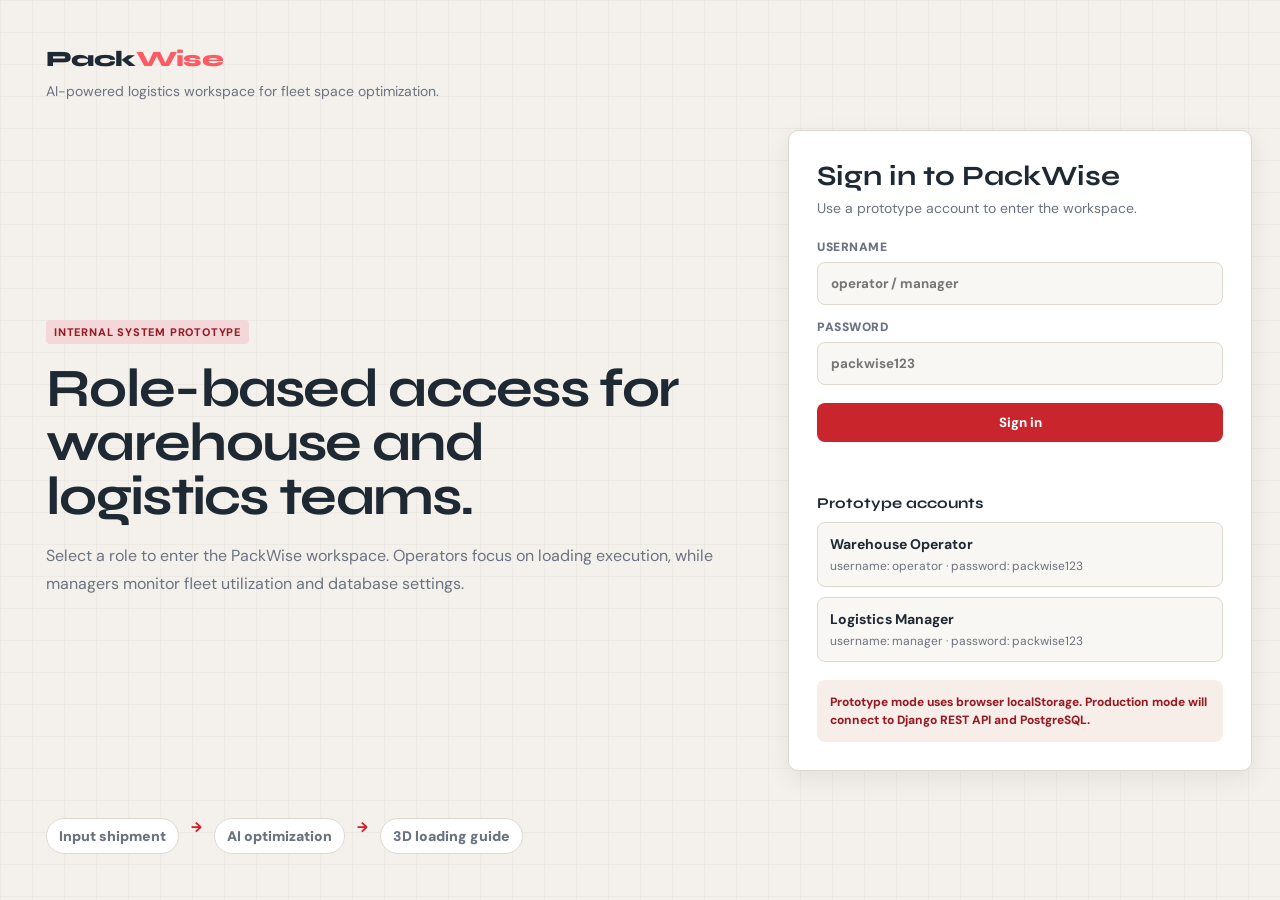
<file: fleet.html>
<!DOCTYPE html>
<html lang="en">
<head>
  <meta charset="UTF-8" />
  <meta name="viewport" content="width=device-width, initial-scale=1.0" />
  <title>PackWise — Fleet Database</title>

  <link href="https://fonts.googleapis.com/css2?family=Syne:wght@500;600;700;800&family=DM+Sans:wght@400;500;700&display=swap" rel="stylesheet">

  <link rel="stylesheet" href="css/main.css">
  <link rel="stylesheet" href="css/fleet.css">
</head>
<body>
  <div class="app-shell">
    <aside class="sidebar">
      <div class="logo">Pack<span>Wise</span></div>

      <nav class="nav-menu">
        <a href="index.html" class="nav-link">Dashboard</a>
        <a href="fleet.html" class="nav-link active">Fleet Database</a>
        <a href="visualize.html" class="nav-link">3D Visual</a>
        <a href="guide.html" class="nav-link">Loading Guide</a>
      </nav>

      <div id="sidebarUser" class="sidebar-user"></div>
      <button class="sidebar-logout" onclick="logout()">Logout</button>
    </aside>

    <main class="main-content">
      <header class="page-title">
        <div>
          <div class="badge">Logistics manager setting</div>
          <h1>Fleet database</h1>
          <p>Manage internal truck specifications used by the PackWise optimization engine.</p>
        </div>

        <button class="btn btn-primary" onclick="goTo('session.html')">
          Use Vehicle Data
        </button>
      </header>

      <section class="fleet-layout">
        <div class="card fleet-table-card">
          <div class="section-head">
            <h3>Vehicle specifications</h3>
            <p>These dimensions are used as container boundaries for 3D Bin Packing.</p>
          </div>

          <div class="table-wrap">
            <table class="fleet-table">
              <thead>
                <tr>
                  <th>Vehicle</th>
                  <th>Type</th>
                  <th>Length</th>
                  <th>Width</th>
                  <th>Height</th>
                  <th>Volume</th>
                  <th>Max Load</th>
                  <th>Status</th>
                </tr>
              </thead>
              <tbody id="fleetTableBody"></tbody>
            </table>
          </div>
        </div>

        <aside class="fleet-side">
          <div class="card fleet-card">
            <div class="section-head">
              <h3>Database role</h3>
              <p>Why fleet data matters.</p>
            </div>

            <div class="fleet-note">
              Vehicle dimensions define the safe loading boundary. PackWise uses this data to calculate whether each cargo item fits inside the selected truck without overlap or boundary violation.
            </div>
          </div>

          <div class="card fleet-card">
            <div class="section-head">
              <h3>Production database plan</h3>
              <p>PostgreSQL-ready structure.</p>
            </div>

            <div class="schema-list">
              <div>
                <strong>vehicles</strong>
                <span>id, name, type, length, width, height, max_weight</span>
              </div>

              <div>
                <strong>loading_sessions</strong>
                <span>shipment_id, destination, vehicle_id, utilization, created_by</span>
              </div>

              <div>
                <strong>cargo_items</strong>
                <span>session_id, name, dimensions, weight, position, rotation</span>
              </div>
            </div>
          </div>

          <div class="card fleet-card">
            <div class="section-head">
              <h3>AI engine dependency</h3>
              <p>Connected modules.</p>
            </div>

            <div class="dependency-flow">
              <span>Fleet database</span>
              <span>↓</span>
              <span>Optimization engine</span>
              <span>↓</span>
              <span>3D visualization + loading guide</span>
            </div>
          </div>
        </aside>
      </section>
    </main>
  </div>

  <script src="data/fleet.js"></script>
  <script src="js/app.js"></script>
  <script>
    protectPage(["manager"]);
    renderSidebarUser();
  </script>
  <script src="js/fleet.js"></script>
</body>
</html>
</file>
<file: css/main.css>
:root {
  --bg: #f4f1ec;
  --panel: #ffffff;
  --panel-2: #f9f7f3;
  --ink: #1f2933;
  --muted: #6b7280;
  --faint: #9ca3af;
  --line: #ded8cf;

  --red: #c9252d;
  --red-dark: #971b22;
  --navy: #18202b;
  --amber: #c78318;
  --green: #16825d;

  --radius: 10px;
  --shadow: 0 8px 24px rgba(31, 41, 51, 0.08);

  --font-head: "Syne", sans-serif;
  --font-body: "DM Sans", sans-serif;
}

* {
  box-sizing: border-box;
  margin: 0;
  padding: 0;
}

body {
  min-height: 100vh;
  background:
    linear-gradient(rgba(31, 41, 51, 0.035) 1px, transparent 1px),
    linear-gradient(90deg, rgba(31, 41, 51, 0.035) 1px, transparent 1px),
    var(--bg);
  background-size: 32px 32px;
  color: var(--ink);
  font-family: var(--font-body);
  font-size: 14px;
}

a {
  color: inherit;
  text-decoration: none;
}

.app-shell {
  display: grid;
  grid-template-columns: 230px 1fr;
  min-height: 100vh;
}

.sidebar {
  background: var(--navy);
  color: white;
  padding: 22px 16px;
  border-right: 4px solid var(--red);
}

.logo {
  font-family: var(--font-head);
  font-size: 22px;
  font-weight: 800;
  letter-spacing: -0.6px;
  margin-bottom: 6px;
}

.logo span {
  color: #ff5a62;
}

.sidebar::after {
  content: "Internal logistics optimizer";
  display: block;
  color: rgba(255,255,255,0.48);
  font-size: 11px;
  margin-bottom: 28px;
}

.nav-menu {
  display: grid;
  gap: 6px;
}

.nav-link {
  padding: 11px 12px;
  border-radius: 8px;
  color: rgba(255,255,255,0.68);
  transition: 0.18s;
  font-weight: 700;
  font-size: 13px;
  position: relative;
}

.nav-link:hover {
  background: rgba(255,255,255,0.045);
  color: #ffffff;
}

.nav-link.active {
  background: rgba(255,255,255,0.14);
  color: #ffffff;
  box-shadow: inset 4px 0 0 var(--red);
}

.main-content {
  padding: 28px;
}

.page-title {
  display: flex;
  justify-content: space-between;
  align-items: flex-end;
  gap: 20px;
  margin-bottom: 22px;
  border-bottom: 1px solid var(--line);
  padding-bottom: 18px;
}

.page-title h1 {
  font-family: var(--font-head);
  font-size: 30px;
  line-height: 1.1;
  color: var(--ink);
  margin-top: 8px;
}

.page-title p {
  color: var(--muted);
  max-width: 700px;
}

.badge {
  display: inline-flex;
  align-items: center;
  border-radius: 4px;
  padding: 5px 8px;
  font-size: 11px;
  font-weight: 800;
  letter-spacing: 0.8px;
  color: var(--red-dark);
  background: #f4d7d9;
  text-transform: uppercase;
}

.btn {
  border: none;
  border-radius: 8px;
  padding: 11px 15px;
  font-family: var(--font-body);
  font-weight: 800;
  cursor: pointer;
  transition: 0.16s;
}

.btn-primary {
  background: var(--red);
  color: white;
}

.btn-primary:hover {
  background: var(--red-dark);
  transform: translateY(-1px);
}

.btn-ghost {
  background: white;
  color: var(--ink);
  border: 1px solid var(--line);
}

.btn-ghost:hover {
  border-color: var(--red);
  color: var(--red);
}

.card {
  background: var(--panel);
  border: 1px solid var(--line);
  border-radius: var(--radius);
  box-shadow: var(--shadow);
}

.section-head {
  margin-bottom: 14px;
}

.section-head h3 {
  font-family: var(--font-head);
  font-size: 17px;
  color: var(--ink);
}

.section-head p {
  color: var(--muted);
  font-size: 13px;
}

@media (max-width: 850px) {
  .app-shell {
    grid-template-columns: 1fr;
  }

  .sidebar {
    border-right: none;
    border-bottom: 4px solid var(--red);
  }

  .nav-menu {
    grid-template-columns: repeat(4, 1fr);
  }

  .main-content {
    padding: 20px;
  }
}

.sidebar-logout {
  width: 100%;
  margin-top: 22px;
  padding: 11px 12px;
  border: 1px solid rgba(255,255,255,0.14);
  background: transparent;
  color: rgba(255,255,255,0.72);
  border-radius: 8px;
  font-family: var(--font-body);
  font-weight: 800;
  cursor: pointer;
}

.sidebar-logout:hover {
  background: rgba(255,255,255,0.08);
  color: #fff;
}

.sidebar-user {
  margin-top: 22px;
  padding: 13px;
  border-radius: 10px;
  background: rgba(255,255,255,0.07);
  border: 1px solid rgba(255,255,255,0.1);
}

.sidebar-user span {
  display: block;
  color: rgba(255,255,255,0.48);
  font-size: 10px;
  font-weight: 900;
  text-transform: uppercase;
  letter-spacing: 0.8px;
  margin-bottom: 5px;
}

.sidebar-user strong {
  display: block;
  color: #fff;
  font-family: var(--font-head);
  font-size: 14px;
}

.sidebar-user small {
  display: block;
  margin-top: 4px;
  color: rgba(255,255,255,0.56);
  font-size: 11px;
}
</file>
<file: css/fleet.css>
.fleet-layout {
  display: grid;
  grid-template-columns: 1.55fr 0.8fr;
  gap: 18px;
  align-items: start;
}

.fleet-table-card,
.fleet-card {
  padding: 20px;
}

.table-wrap {
  overflow-x: auto;
}

.fleet-table {
  width: 100%;
  border-collapse: collapse;
}

.fleet-table th {
  text-align: left;
  padding: 12px;
  background: var(--navy);
  color: white;
  font-size: 11px;
  text-transform: uppercase;
  letter-spacing: 0.5px;
}

.fleet-table td {
  padding: 14px 12px;
  border-bottom: 1px solid var(--line);
  background: #fff;
  vertical-align: top;
}

.fleet-table tr:hover td {
  background: var(--panel-2);
}

.vehicle-name {
  display: flex;
  align-items: center;
  gap: 10px;
  font-weight: 900;
}

.vehicle-name span {
  font-size: 22px;
}

.vehicle-type {
  color: var(--muted);
  font-size: 12px;
}

.status-chip {
  display: inline-flex;
  border-radius: 4px;
  padding: 5px 8px;
  background: #dff3ea;
  color: var(--green);
  font-size: 11px;
  font-weight: 900;
  text-transform: uppercase;
}

.fleet-side {
  display: grid;
  gap: 18px;
}

.fleet-note {
  padding: 15px;
  border-left: 5px solid var(--red);
  background: #f8eee9;
  line-height: 1.7;
  color: var(--ink);
}

.schema-list {
  display: grid;
  gap: 10px;
}

.schema-list div {
  padding: 12px;
  border-radius: 8px;
  background: var(--panel-2);
  border: 1px solid var(--line);
}

.schema-list strong {
  display: block;
  font-family: var(--font-head);
  margin-bottom: 4px;
}

.schema-list span {
  color: var(--muted);
  font-size: 12px;
  line-height: 1.5;
}

.dependency-flow {
  display: grid;
  gap: 9px;
  text-align: center;
  font-weight: 900;
}

.dependency-flow span:nth-child(odd) {
  padding: 11px;
  border-radius: 8px;
  background: var(--panel-2);
  border: 1px solid var(--line);
}

.dependency-flow span:nth-child(even) {
  color: var(--red);
}

@media (max-width: 1050px) {
  .fleet-layout {
    grid-template-columns: 1fr;
  }
}
</file>
<file: css/guide.css>
.guide-content {
  max-width: 1120px;
}

.print-sheet {
  padding: 30px;
  background: #fff;
}

.guide-header {
  display: flex;
  justify-content: space-between;
  gap: 24px;
  align-items: flex-start;
  border-bottom: 3px solid var(--navy);
  padding-bottom: 18px;
  margin-bottom: 18px;
}

.guide-header h1 {
  font-family: var(--font-head);
  font-size: 28px;
  margin-bottom: 6px;
}

.guide-header p {
  color: var(--muted);
}

.guide-stamp {
  border: 2px solid var(--green);
  color: var(--green);
  padding: 8px 12px;
  font-weight: 900;
  letter-spacing: 1px;
  transform: rotate(2deg);
}

.guide-meta,
.guide-summary {
  display: grid;
  grid-template-columns: repeat(4, 1fr);
  border: 1px solid var(--line);
  margin-bottom: 18px;
}

.guide-meta div,
.guide-summary div {
  padding: 13px;
  border-right: 1px solid var(--line);
}

.guide-meta div:last-child,
.guide-summary div:last-child {
  border-right: none;
}

.guide-meta span,
.guide-summary span {
  display: block;
  color: var(--muted);
  font-size: 11px;
  font-weight: 900;
  text-transform: uppercase;
  margin-bottom: 5px;
}

.guide-meta strong,
.guide-summary strong {
  font-size: 14px;
}

.instruction-block {
  margin-top: 24px;
}

.instruction-block h2 {
  font-family: var(--font-head);
  font-size: 20px;
  margin-bottom: 6px;
}

.instruction-block > p {
  color: var(--muted);
  margin-bottom: 14px;
}

.loading-steps {
  display: grid;
  gap: 10px;
}

.loading-step {
  display: grid;
  grid-template-columns: 52px 1fr 170px;
  gap: 14px;
  align-items: center;
  padding: 14px;
  border: 1px solid var(--line);
  border-radius: 8px;
  background: var(--panel-2);
}

.step-number {
  width: 42px;
  height: 42px;
  background: var(--navy);
  color: #fff;
  border-radius: 6px;
  display: grid;
  place-items: center;
  font-weight: 900;
}

.step-main h3 {
  font-family: var(--font-head);
  font-size: 16px;
  margin-bottom: 4px;
}

.step-main p {
  color: var(--muted);
  font-size: 13px;
}

.step-position {
  font-weight: 900;
  color: var(--red-dark);
  text-align: right;
}

.recommendation-box {
  padding: 16px;
  border-left: 5px solid var(--red);
  background: #f8eee9;
  line-height: 1.7;
}

.footer-note {
  margin-top: 28px;
  padding-top: 14px;
  border-top: 1px solid var(--line);
  color: var(--muted);
  font-size: 12px;
}

@media print {
  body {
    background: #fff;
  }

  .no-print,
  .sidebar {
    display: none !important;
  }

  .app-shell {
    display: block;
  }

  .main-content {
    padding: 0;
  }

  .print-sheet {
    box-shadow: none;
    border: none;
    padding: 0;
  }

  .card {
    box-shadow: none;
  }
}

@media (max-width: 850px) {
  .guide-meta,
  .guide-summary {
    grid-template-columns: repeat(2, 1fr);
  }

  .loading-step {
    grid-template-columns: 44px 1fr;
  }

  .step-position {
    grid-column: 2;
    text-align: left;
  }
}
</file>
<file: css/auth.css>
.auth-page {
  min-height: 100vh;
  display: grid;
  grid-template-columns: 1fr 520px;
  background:
    linear-gradient(rgba(31, 41, 51, 0.035) 1px, transparent 1px),
    linear-gradient(90deg, rgba(31, 41, 51, 0.035) 1px, transparent 1px),
    var(--bg);
  background-size: 32px 32px;
}

.auth-left {
  padding: 46px;
  display: flex;
  flex-direction: column;
  justify-content: space-between;
}

.auth-brand .logo {
  margin-bottom: 10px;
}

.auth-brand p {
  color: var(--muted);
  max-width: 460px;
}

.auth-hero {
  max-width: 680px;
}

.auth-hero h1 {
  font-family: var(--font-head);
  font-size: 54px;
  line-height: 1;
  letter-spacing: -1.7px;
  margin: 18px 0;
  color: var(--ink);
}

.auth-hero p {
  color: var(--muted);
  font-size: 16px;
  line-height: 1.75;
}

.auth-flow {
  display: flex;
  flex-wrap: wrap;
  gap: 12px;
  color: var(--muted);
  font-weight: 900;
}

.auth-flow span:nth-child(odd) {
  background: white;
  border: 1px solid var(--line);
  border-radius: 999px;
  padding: 8px 12px;
}

.auth-flow span:nth-child(even) {
  color: var(--red);
}

.auth-panel {
  margin: 28px;
  padding: 28px;
  align-self: center;
}

.auth-panel-head {
  margin-bottom: 22px;
}

.auth-panel-head h2 {
  font-family: var(--font-head);
  font-size: 28px;
  margin-bottom: 6px;
}

.auth-panel-head p {
  color: var(--muted);
}

.role-grid {
  display: grid;
  gap: 14px;
}

.role-card {
  width: 100%;
  text-align: left;
  border: 1px solid var(--line);
  background: var(--panel-2);
  border-radius: 12px;
  padding: 18px;
  display: grid;
  grid-template-columns: 42px 1fr;
  gap: 14px;
  cursor: pointer;
  transition: 0.18s;
  font-family: var(--font-body);
}

.role-card:hover {
  background: white;
  border-color: var(--red);
  transform: translateY(-2px);
  box-shadow: var(--shadow);
}

.role-icon {
  width: 42px;
  height: 42px;
  display: grid;
  place-items: center;
  background: var(--navy);
  color: white;
  border-radius: 9px;
  font-size: 22px;
}

.role-card h3 {
  font-family: var(--font-head);
  font-size: 17px;
  margin-bottom: 5px;
  color: var(--ink);
}

.role-card p {
  color: var(--muted);
  line-height: 1.55;
  margin-bottom: 10px;
}

.role-card strong {
  color: var(--red-dark);
  font-size: 12px;
  text-transform: uppercase;
  letter-spacing: 0.5px;
}

.auth-note {
  margin-top: 18px;
  padding: 13px;
  border-radius: 8px;
  background: #f8eee9;
  color: var(--red-dark);
  font-size: 12px;
  font-weight: 800;
  line-height: 1.5;
}

@media (max-width: 980px) {
  .auth-page {
    grid-template-columns: 1fr;
  }

  .auth-left {
    padding: 32px;
    gap: 38px;
  }

  .auth-hero h1 {
    font-size: 40px;
  }

  .auth-panel {
    margin: 0 24px 24px;
  }
}

.login-form {
  display: grid;
  gap: 14px;
}

.login-field {
  display: grid;
  gap: 7px;
}

.login-field label {
  font-size: 12px;
  font-weight: 900;
  text-transform: uppercase;
  letter-spacing: 0.5px;
  color: var(--muted);
}

.login-field input {
  width: 100%;
  border: 1px solid var(--line);
  background: var(--panel-2);
  color: var(--ink);
  border-radius: 8px;
  padding: 12px 13px;
  font-family: var(--font-body);
  font-weight: 700;
}

.login-field input:focus {
  outline: none;
  border-color: var(--red);
  background: white;
}

.login-btn {
  width: 100%;
  margin-top: 4px;
}

.login-error {
  min-height: 18px;
  color: var(--red-dark);
  font-size: 12px;
  font-weight: 900;
}

.demo-accounts {
  margin-top: 20px;
  display: grid;
  gap: 10px;
}

.demo-accounts h3 {
  font-family: var(--font-head);
  font-size: 15px;
}

.demo-accounts div {
  padding: 12px;
  border-radius: 8px;
  background: var(--panel-2);
  border: 1px solid var(--line);
}

.demo-accounts strong {
  display: block;
  margin-bottom: 3px;
}

.demo-accounts span {
  color: var(--muted);
  font-size: 12px;
}
</file>
<file: css/session.css>
.session-layout {
  display: grid;
  grid-template-columns: 1.45fr 0.85fr;
  gap: 18px;
  align-items: start;
}

.left-panel,
.right-panel {
  display: grid;
  gap: 18px;
}

.form-card,
.summary-card,
.item-list-card {
  padding: 20px;
}

.form-grid {
  display: grid;
  grid-template-columns: repeat(2, 1fr);
  gap: 14px;
}

.field {
  display: grid;
  gap: 7px;
}

.field label {
  color: var(--muted);
  font-size: 12px;
  font-weight: 900;
  text-transform: uppercase;
  letter-spacing: 0.45px;
}

.field input,
.field select {
  width: 100%;
  border: 1px solid var(--line);
  background: var(--panel-2);
  color: var(--ink);
  border-radius: 8px;
  padding: 11px 12px;
  font-family: var(--font-body);
  font-weight: 700;
}

.field input:focus,
.field select:focus {
  outline: none;
  border-color: var(--red);
  background: #fff;
}

.vehicle-grid {
  display: grid;
  grid-template-columns: repeat(3, 1fr);
  gap: 11px;
}

.vehicle-card {
  border: 1px solid var(--line);
  background: var(--panel-2);
  border-radius: 9px;
  padding: 14px;
  cursor: pointer;
  transition: 0.16s;
}

.vehicle-card:hover,
.vehicle-card.active {
  border-color: var(--red);
  background: #fff;
}

.vehicle-card.active {
  box-shadow: inset 4px 0 0 var(--red);
}

.vehicle-icon {
  font-size: 24px;
  margin-bottom: 8px;
}

.vehicle-card h4 {
  font-family: var(--font-head);
  margin-bottom: 4px;
}

.vehicle-card p {
  color: var(--muted);
  font-size: 12px;
}

.vehicle-card strong {
  display: block;
  margin-top: 8px;
  color: var(--red-dark);
}

.item-form {
  display: grid;
  grid-template-columns: 1.5fr repeat(4, 0.7fr) auto;
  gap: 10px;
  align-items: end;
}

.summary-card {
  position: sticky;
  top: 20px;
}

.summary-row {
  display: flex;
  justify-content: space-between;
  gap: 18px;
  padding: 12px 0;
  border-bottom: 1px solid var(--line);
}

.summary-row span {
  color: var(--muted);
  font-weight: 700;
}

.summary-row strong {
  text-align: right;
}

.capacity-box {
  margin: 18px 0;
  padding: 15px;
  border-radius: 8px;
  background: var(--panel-2);
  border: 1px solid var(--line);
}

.capacity-box > div:first-child {
  display: flex;
  justify-content: space-between;
  margin-bottom: 10px;
  font-weight: 900;
}

.capacity-box span {
  color: var(--muted);
}

.bar-track {
  height: 10px;
  background: #e8e1d8;
  border-radius: 999px;
  overflow: hidden;
}

.bar-fill {
  height: 100%;
  width: 0%;
  background: var(--red);
  transition: 0.25s;
}

.optimize-btn {
  width: 100%;
}

.cargo-list {
  display: grid;
  gap: 9px;
}

.cargo-item {
  display: grid;
  grid-template-columns: 1fr auto;
  gap: 12px;
  padding: 12px;
  border-radius: 8px;
  background: var(--panel-2);
  border: 1px solid var(--line);
}

.cargo-item h4 {
  font-family: var(--font-head);
  margin-bottom: 3px;
}

.cargo-item p {
  color: var(--muted);
  font-size: 12px;
}

.delete-btn {
  border: none;
  background: transparent;
  color: var(--red);
  font-weight: 900;
  cursor: pointer;
}

@media (max-width: 1100px) {
  .session-layout {
    grid-template-columns: 1fr;
  }

  .summary-card {
    position: static;
  }
}

@media (max-width: 850px) {
  .vehicle-grid,
  .form-grid {
    grid-template-columns: 1fr;
  }

  .item-form {
    grid-template-columns: 1fr 1fr;
  }

  .item-name {
    grid-column: span 2;
  }

  .item-form .btn {
    grid-column: span 2;
  }
}

.section-head-row {
  display: flex;
  align-items: flex-start;
  justify-content: space-between;
  gap: 14px;
}

.section-head-row .btn {
  white-space: nowrap;
}

@media (max-width: 700px) {
  .section-head-row {
    flex-direction: column;
  }

  .section-head-row .btn {
    width: 100%;
  }
}

.engine-card {
  padding: 20px;
  border-left: 5px solid var(--red);
}

.engine-flow {
  display: grid;
  gap: 12px;
}

.engine-step {
  display: grid;
  grid-template-columns: 34px 1fr;
  gap: 10px;
  align-items: start;
  padding: 11px;
  border-radius: 8px;
  background: var(--panel-2);
  border: 1px solid var(--line);
}

.engine-dot {
  width: 30px;
  height: 30px;
  border-radius: 6px;
  display: grid;
  place-items: center;
  background: var(--navy);
  color: white;
  font-weight: 900;
}

.engine-step strong {
  display: block;
  font-family: var(--font-head);
  font-size: 14px;
  margin-bottom: 3px;
}

.engine-step span {
  display: block;
  color: var(--muted);
  font-size: 12px;
  line-height: 1.5;
}

.engine-step.active {
  border-color: var(--red);
  background: #fff;
}

.engine-step.active .engine-dot {
  background: var(--red);
}

.engine-note {
  margin-top: 13px;
  padding: 12px;
  border-radius: 8px;
  background: #f8eee9;
  color: var(--red-dark);
  font-size: 12px;
  font-weight: 800;
  line-height: 1.5;
}

.sku-form {
  display: grid;
  grid-template-columns: 1.4fr 0.45fr auto;
  gap: 10px;
  align-items: end;
}

.sku-select-field select {
  font-weight: 800;
}

.product-preview {
  margin-top: 14px;
  padding: 13px;
  border-radius: 8px;
  background: var(--panel-2);
  border: 1px solid var(--line);
  color: var(--muted);
  line-height: 1.6;
}

.product-preview strong {
  color: var(--ink);
}

.product-preview-grid {
  display: grid;
  grid-template-columns: repeat(4, 1fr);
  gap: 10px;
}

.product-preview-item {
  padding: 10px;
  border-radius: 7px;
  background: #fff;
  border: 1px solid var(--line);
}

.product-preview-item span {
  display: block;
  color: var(--muted);
  font-size: 11px;
  font-weight: 900;
  text-transform: uppercase;
  margin-bottom: 4px;
}

.product-preview-item strong {
  font-family: var(--font-head);
}

@media (max-width: 850px) {
  .sku-form {
    grid-template-columns: 1fr;
  }

  .product-preview-grid {
    grid-template-columns: repeat(2, 1fr);
  }
}
</file>
